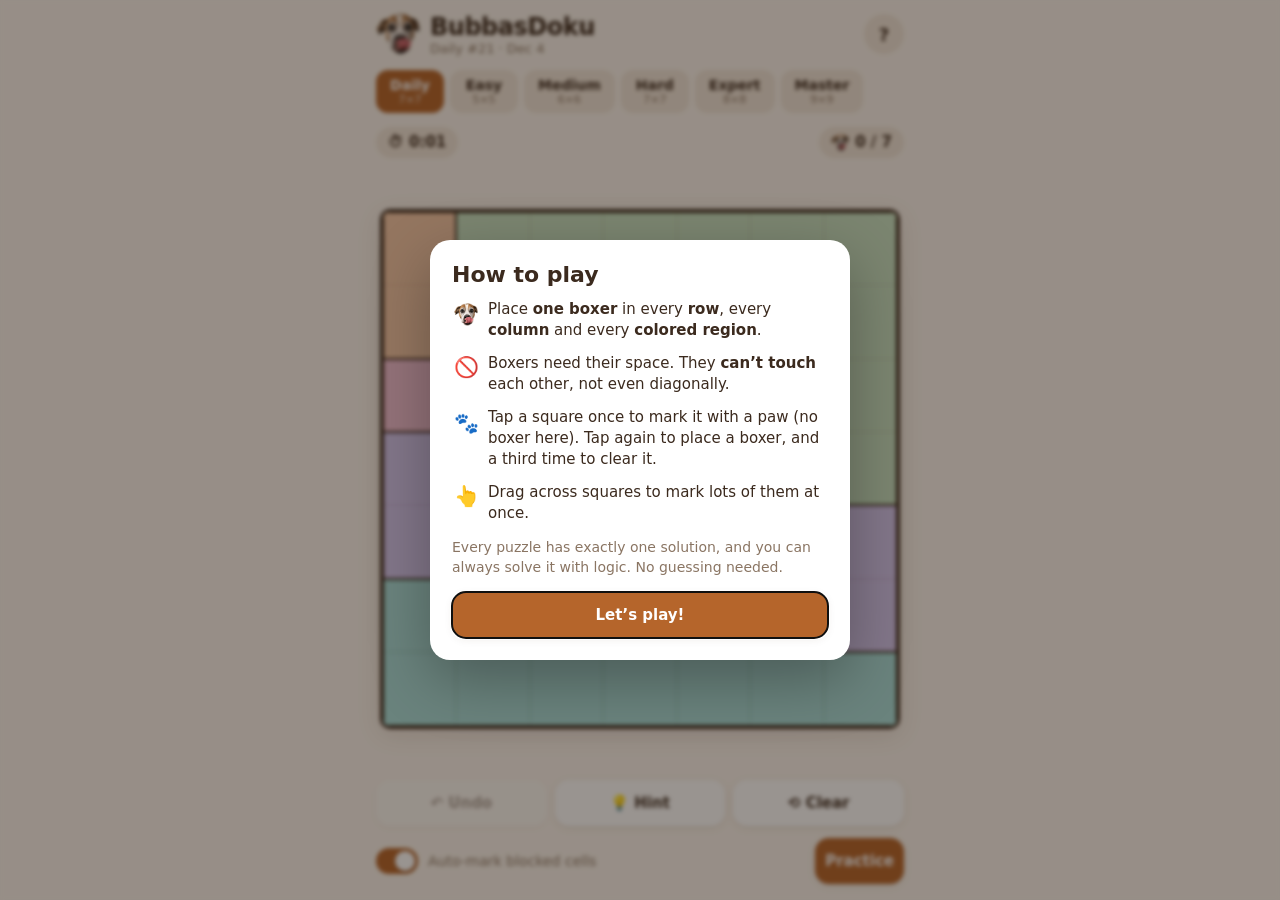
<file: index.html>
<!doctype html>
<html lang="en">
<head>
  <meta charset="utf-8">
  <meta name="viewport" content="width=device-width, initial-scale=1, viewport-fit=cover">
  <meta name="theme-color" content="#7a4a2a">
  <meta name="apple-mobile-web-app-capable" content="yes">
  <meta name="mobile-web-app-capable" content="yes">
  <meta name="apple-mobile-web-app-status-bar-style" content="black-translucent">
  <meta name="apple-mobile-web-app-title" content="BubbasDoku">
  <meta name="description" content="A daily logic puzzle: place one boxer in every row, column and region.">
  <title>BubbasDoku</title>
  <link rel="manifest" href="manifest.webmanifest">
  <link rel="icon" href="icons/favicon-64.png" type="image/png">
  <link rel="apple-touch-icon" href="icons/icon-180.png">
  <link rel="stylesheet" href="css/styles.css">
</head>
<body>
  <div class="app">
    <header class="top">
      <div class="brand">
        <span id="logo" class="logo"></span>
        <div>
          <h1 id="app-name">BubbasDoku</h1>
          <p id="subtitle" class="subtitle"></p>
        </div>
      </div>
      <button id="help-btn" class="icon-btn" type="button" aria-label="How to play">?</button>
    </header>

    <nav id="tabs" class="tabs" aria-label="Puzzle mode"></nav>

    <div class="status">
      <span class="chip"><span aria-hidden="true">⏱</span> <span id="timer">0:00</span></span>
      <span class="chip"><span data-piece="boxer"></span> <span id="count">0 / 0</span></span>
    </div>

    <main class="board-wrap">
      <div id="board" class="board" role="grid"></div>
    </main>

    <div class="controls">
      <button id="undo" class="btn" type="button"><span aria-hidden="true">↶</span> Undo</button>
      <button id="hint" class="btn" type="button"><span aria-hidden="true">💡</span> Hint</button>
      <button id="clear" class="btn" type="button"><span aria-hidden="true">⟲</span> Clear</button>
    </div>

    <div class="footer-row">
      <label class="toggle">
        <input id="automark" type="checkbox">
        <span class="track"><span class="thumb"></span></span>
        Auto-mark blocked cells
      </label>
      <button id="new" class="btn btn-primary" type="button">New puzzle</button>
    </div>
  </div>

  <dialog id="help" class="sheet">
    <h2>How to play</h2>
    <ul class="rules">
      <li><span data-piece="boxer"></span> <span>Place <b>one boxer</b> in every <b>row</b>, every <b>column</b> and every <b>colored region</b>.</span></li>
      <li><span aria-hidden="true">🚫</span> <span>Boxers need their space. They <b>can’t touch</b> each other, not even diagonally.</span></li>
      <li><span data-piece="mark"></span> <span>Tap a square once to mark it with a paw (no boxer here). Tap again to place a boxer, and a third time to clear it.</span></li>
      <li><span aria-hidden="true">👆</span> <span>Drag across squares to mark lots of them at once.</span></li>
    </ul>
    <p class="muted">Every puzzle has exactly one solution, and you can always solve it with logic. No guessing needed.</p>
    <button class="btn btn-primary wide" type="button" data-close>Let’s play!</button>
  </dialog>

  <dialog id="win" class="sheet win">
    <div id="win-logo" class="win-logo"></div>
    <h2 id="win-title">Best in show!</h2>
    <div id="win-stats" class="win-stats"></div>
    <div class="win-actions">
      <button id="win-share" class="btn" type="button">Share</button>
      <button id="win-next" class="btn btn-primary" type="button">Next puzzle</button>
    </div>
    <button class="link-btn" type="button" data-close>View board</button>
  </dialog>

  <div id="confetti" class="confetti-layer" aria-hidden="true"></div>
  <div id="toast" class="toast" role="status" aria-live="polite"></div>

  <script src="js/theme.js"></script>
  <script src="js/generator.js"></script>
  <script src="js/game.js"></script>
</body>
</html>
</file>
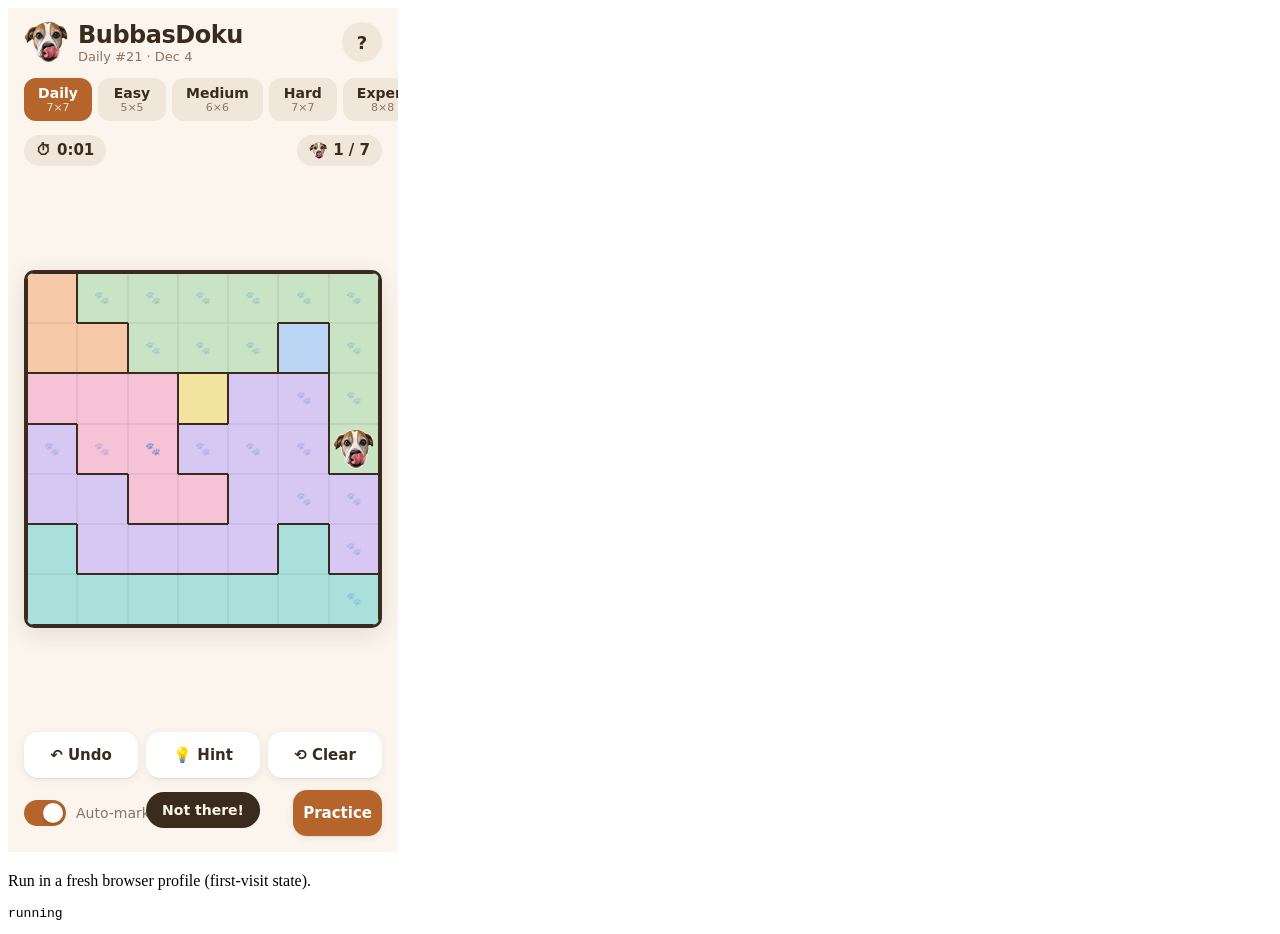
<file: tests/smoke.html>
<!doctype html>
<meta charset="utf-8">
<title>BubbasDoku smoke test</title>
<iframe id="f" src="../index.html" style="width:390px;height:844px;border:0"></iframe>
<p>Run in a fresh browser profile (first-visit state).</p>
<pre id="out">running</pre>
<script>
const out = [];
const ok = (cond, msg) => out.push((cond ? 'PASS ' : 'FAIL ') + msg);
const wait = (ms) => new Promise((r) => setTimeout(r, ms));
document.getElementById('f').onload = async () => {
  try {
    const W = document.getElementById('f').contentWindow, D = W.document;
    await wait(200);
    ok(D.querySelector('#help').open, 'help dialog shown on first visit');
    D.querySelector('#help [data-close]').click();
    const cells = () => [...D.querySelectorAll('.cell')];
    const st = (i) => cells()[i].dataset.state;
    const ptr = (type, el, id = 1) => {
      const r = el.getBoundingClientRect();
      D.querySelector('#board').dispatchEvent(new W.PointerEvent(type, { bubbles: true, pointerId: id, clientX: r.left + r.width / 2, clientY: r.top + r.height / 2 }));
    };
    const tap = (i) => { ptr('pointerdown', cells()[i]); ptr('pointerup', cells()[i]); };
    const n = Math.sqrt(cells().length);
    ok(n === 7, 'daily board is 7x7 (got ' + n + ')');
    tap(0); ok(st(0) === '1', 'tap -> mark');
    tap(0); ok(st(0) === '2', 'tap -> boxer');
    tap(1); tap(1);
    ok(cells()[0].classList.contains('wrong') || cells()[1].classList.contains('wrong'), 'adjacent boxers: at least one flagged wrong');
    D.querySelector('#undo').click(); ok(st(1) === '1', 'undo');
    D.querySelector('#clear').click(); ok(cells().every((c) => c.dataset.state === '0'), 'clear');
    // wrong placement feedback: hint places a correct boxer; another cell in its row must be wrong
    D.querySelector('#hint').click();
    const good = cells().findIndex((c) => c.dataset.state === '2');
    ok(good >= 0 && !cells()[good].classList.contains('wrong'), 'correct boxer not flagged');
    ok(D.querySelectorAll('.cell.auto').length > 0, 'auto-marks shown around correct boxer');
    D.querySelector('#automark').click();
    ok(D.querySelectorAll('.cell.auto').length === 0, 'auto-marks toggle off');
    D.querySelector('#automark').click();
    const bad = Math.floor(good / n) * n + ((good % n) + 3) % n;
    tap(bad); tap(bad);
    ok(cells()[bad].classList.contains('wrong'), 'wrong boxer flagged');
    ok(cells()[bad].classList.contains('oops'), 'wrong boxer shakes');
    ok(D.querySelector('#toast').textContent === 'Not there!' && D.querySelector('#toast').classList.contains('show'), 'wrong boxer toast');
    await wait(900);
    ok(st(bad) === '1' && !cells()[bad].classList.contains('wrong'), 'wrong boxer fades into a mark');
    D.querySelector('#undo').click();
    ok(st(bad) === '1', 'undo goes back to before the wrong tap (mark)');
    D.querySelector('#undo').click();
    ok(st(bad)[0] === '0', 'undo again -> empty');
    // tapping the wrong boxer again mid-animation just settles it into a mark
    tap(bad); tap(bad); tap(bad);
    ok(st(bad) === '1', 'tap during animation settles to mark (no re-cycle)');
    // switching away mid-animation doesn't leave a wrong boxer saved
    D.querySelector('#clear').click();
    // drag paint
    ptr('pointerdown', cells()[n]); ptr('pointermove', cells()[n + 1]); ptr('pointermove', cells()[n + 2]); ptr('pointerup', cells()[n + 2]);
    ok(st(n) === '1' && st(n + 1) === '1' && st(n + 2) === '1', 'drag paints marks');
    D.querySelector('#clear').click();
    for (let k = 0; k < n; k++) D.querySelector('#hint').click();
    await wait(1500);
    ok(D.querySelector('#board').classList.contains('done'), 'board solved via hints');
    ok(D.querySelector('#win').open, 'win dialog opens');
    ok(/Streak/.test(D.querySelector('#win-stats').textContent), 'streak stat shown: ' + D.querySelector('#win-stats').textContent);
    const saved = JSON.parse(W.localStorage.getItem('boxerdoku:v1'));
    ok(saved.daily.streak === 1, 'streak saved');
    D.querySelector('#win-next').click(); await wait(100);
    ok(cells().length === 25, 'practice easy 5x5 loaded');
    // mode switch
    D.querySelector('.tab[data-mode="master"]').click(); await wait(100);
    ok(cells().length === 81, 'master 9x9 loaded');
    D.querySelector('.tab[data-mode="daily"]').click(); await wait(100);
    ok(D.querySelector('#board').classList.contains('done'), 'daily stays solved after switching back');
  } catch (e) { out.push('ERROR ' + e.stack); }
  document.getElementById('out').textContent = out.join('\n') + '\nDONE';
};
</script>
</file>
<file: css/styles.css>
:root {
  --bg: #fbf5ee;
  --surface: #ffffff;
  --text: #3b2a1e;
  --muted: #8a7563;
  --accent: #b5652b;      /* fawn boxer brown */
  --accent-ink: #ffffff;
  --line: #3b2a1e;        /* region borders */
  --grid: rgba(59, 42, 30, 0.14);
  --danger: #d9363e;
  --chip: #f1e6da;
  --shadow: 0 6px 24px rgba(80, 45, 20, 0.12);
  --radius: 14px;
  --board: min(calc(100vw - 32px), 520px, calc(100vh - 330px));
  --board: min(calc(100vw - 32px), 520px, calc(100dvh - 330px));
  color-scheme: light;
}

@media (prefers-color-scheme: dark) {
  :root:not([data-theme="light"]) {
    --bg: #1d1712;
    --surface: #2a221b;
    --text: #f3e8dc;
    --muted: #b39f8c;
    --accent: #e08a4a;
    --accent-ink: #1d1712;
    --line: #1d1712;
    --grid: rgba(29, 23, 18, 0.18);
    --chip: #342a21;
    --shadow: 0 6px 24px rgba(0, 0, 0, 0.4);
    color-scheme: dark;
  }
}

* { box-sizing: border-box; }

html, body {
  margin: 0;
  background: var(--bg);
  color: var(--text);
  font-family: ui-rounded, "SF Pro Rounded", system-ui, -apple-system, "Segoe UI", Roboto, sans-serif;
  -webkit-tap-highlight-color: transparent;
  touch-action: manipulation;
  overscroll-behavior: none;
}

body { min-height: 100vh; min-height: 100dvh; }

.app {
  max-width: 560px;
  margin: 0 auto;
  padding: max(12px, env(safe-area-inset-top)) 16px max(16px, env(safe-area-inset-bottom));
  display: flex;
  flex-direction: column;
  gap: 12px;
  min-height: 100vh;
  min-height: 100dvh;
}

/* ---------- header ---------- */
.top { display: flex; align-items: center; justify-content: space-between; }
.brand { display: flex; align-items: center; gap: 10px; }
.logo { font-size: 34px; line-height: 1; display: grid; place-items: center; width: 44px; height: 44px; }
.logo img { width: 100%; height: 100%; object-fit: contain; }
h1 { margin: 0; font-size: 24px; letter-spacing: -0.02em; }
.subtitle { margin: 0; font-size: 13px; color: var(--muted); }

.icon-btn {
  width: 40px; height: 40px; border-radius: 50%;
  border: 0; background: var(--chip); color: var(--text);
  font: inherit; font-size: 18px; font-weight: 700; cursor: pointer;
}

/* ---------- tabs ---------- */
.tabs {
  display: flex; gap: 6px; overflow-x: auto; scrollbar-width: none;
  margin: 0 -16px; padding: 2px 16px;
  scroll-snap-type: x proximity;
}
.tabs::-webkit-scrollbar { display: none; }
.tab {
  flex: 0 0 auto; scroll-snap-align: center;
  display: flex; flex-direction: column; align-items: center;
  padding: 7px 14px; border-radius: 12px; border: 0;
  background: var(--chip); color: var(--text); font: inherit; cursor: pointer;
  min-width: 68px;
}
.tab span { font-size: 14px; font-weight: 700; }
.tab small { font-size: 11px; color: var(--muted); }
.tab.active { background: var(--accent); color: var(--accent-ink); }
.tab.active small { color: inherit; opacity: 0.8; }

/* ---------- status ---------- */
.status { display: flex; justify-content: space-between; }
.chip {
  display: inline-flex; align-items: center; gap: 6px;
  background: var(--chip); border-radius: 999px; padding: 6px 12px;
  font-weight: 700; font-variant-numeric: tabular-nums; font-size: 15px;
}
.inline-piece { display: inline-block; width: 1.2em; height: 1.2em; line-height: 1.2em; text-align: center; vertical-align: middle; }
img.inline-piece { object-fit: contain; }

/* ---------- board ---------- */
.board-wrap { flex: 1; display: flex; align-items: center; justify-content: center; }
.board {
  --n: 7;
  width: var(--board);
  height: var(--board);
  display: grid;
  grid-template-columns: repeat(var(--n), 1fr);
  grid-template-rows: repeat(var(--n), 1fr);
  border: 3px solid var(--line);
  border-radius: 10px;
  overflow: hidden;
  box-shadow: var(--shadow);
  touch-action: none;
  user-select: none;
  -webkit-user-select: none;
}

.cell {
  position: relative;
  appearance: none;
  border: 0;
  margin: 0;
  padding: 0;
  background: var(--region);
  box-shadow: inset 0 0 0 0.5px var(--grid);
  display: grid;
  place-items: center;
  cursor: pointer;
  font-size: calc(var(--board) / var(--n) * 0.58);
  line-height: 1;
  color: #3b2a1e;
  min-width: 0;
  min-height: 0;
}
.cell:focus-visible { outline: 3px solid var(--accent); outline-offset: -3px; z-index: 2; }

/* thick borders where regions meet */
.cell::after {
  content: ""; position: absolute; inset: 0; pointer-events: none;
  border: 0 solid var(--line);
}
.cell.bt::after { border-top-width: 1.5px; }
.cell.bb::after { border-bottom-width: 1.5px; }
.cell.bl::after { border-left-width: 1.5px; }
.cell.br::after { border-right-width: 1.5px; }

.piece, .mark { pointer-events: none; display: grid; place-items: center; }
.piece.is-image { width: 82%; height: 82%; object-fit: contain; }
.mark { font-size: 0.42em; opacity: 0.55; }
.mark.is-image { width: 36%; height: 36%; object-fit: contain; }
.cell.auto .mark { opacity: 0.22; }


.cell.pop .piece, .cell.pop .mark { animation: pop 0.22s ease-out; }

/* boxer placed where it can't go: shake, flash red, then fade into a paw mark */
.cell.wrong .piece { animation: oops 0.45s ease-in-out, oops-out 0.3s ease-in 0.45s forwards; }
.cell.oops { animation: oops-flash 0.75s ease-out; }
.cell.fadein .mark { animation: mark-in 0.3s ease-out; }
@keyframes oops { 0%,100% { transform: translateX(0) rotate(0); } 20% { transform: translateX(-12%) rotate(-8deg); } 40% { transform: translateX(10%) rotate(6deg); } 60% { transform: translateX(-7%) rotate(-4deg); } 80% { transform: translateX(4%) rotate(2deg); } }
@keyframes oops-out { to { opacity: 0; transform: scale(0.5); } }
@keyframes oops-flash { 0%, 50% { box-shadow: inset 0 0 0 4px var(--danger); background-color: #f7b2b5; } 100% { box-shadow: inset 0 0 0 0.5px var(--grid); } }
@keyframes mark-in { from { opacity: 0; transform: scale(0.4); } }

.cell.flash { animation: flash 1.2s ease-out; }

.board.done .cell { cursor: default; }
.board.done .cell .piece { animation: bounce 0.6s ease-in-out calc(var(--d, 0) * 1ms); }

@keyframes pop { from { transform: scale(0.4); } 70% { transform: scale(1.15); } to { transform: scale(1); } }
@keyframes flash { 0%, 40% { box-shadow: inset 0 0 0 4px var(--accent); } 100% { box-shadow: inset 0 0 0 0.5px var(--grid); } }
@keyframes bounce { 0%,100% { transform: translateY(0); } 40% { transform: translateY(-18%) scale(1.1); } }

/* ---------- controls ---------- */
.controls { display: grid; grid-template-columns: repeat(3, 1fr); gap: 8px; }
.btn {
  appearance: none; border: 0; border-radius: var(--radius);
  background: var(--surface); color: var(--text);
  font: inherit; font-weight: 700; font-size: 15px;
  padding: 12px 10px; min-height: 46px; cursor: pointer;
  box-shadow: 0 1px 0 rgba(0,0,0,0.06), 0 2px 8px rgba(80,45,20,0.08);
  transition: transform 0.08s;
}
.btn:active { transform: scale(0.97); }
.btn:disabled { opacity: 0.4; cursor: default; transform: none; }
.btn-primary { background: var(--accent); color: var(--accent-ink); }
.btn.wide { width: 100%; }

.footer-row { display: flex; align-items: center; justify-content: space-between; gap: 12px; }

.toggle { display: inline-flex; align-items: center; gap: 10px; font-size: 14px; color: var(--muted); cursor: pointer; }
.toggle input { position: absolute; opacity: 0; pointer-events: none; }
.toggle .track { width: 42px; height: 26px; border-radius: 999px; background: var(--chip); position: relative; transition: background 0.2s; flex: 0 0 auto; }
.toggle .thumb { position: absolute; top: 3px; left: 3px; width: 20px; height: 20px; border-radius: 50%; background: var(--surface); box-shadow: 0 1px 3px rgba(0,0,0,0.25); transition: transform 0.2s; }
.toggle input:checked + .track { background: var(--accent); }
.toggle input:checked + .track .thumb { transform: translateX(16px); }
.toggle input:focus-visible + .track { outline: 2px solid var(--accent); outline-offset: 2px; }

/* ---------- dialogs ---------- */
dialog.sheet {
  border: 0; border-radius: 20px; padding: 22px;
  width: min(420px, calc(100vw - 32px));
  background: var(--surface); color: var(--text);
  box-shadow: 0 20px 60px rgba(0,0,0,0.3);
}
dialog::backdrop { background: rgba(30, 18, 10, 0.45); backdrop-filter: blur(2px); }
dialog h2 { margin: 0 0 12px; font-size: 22px; }
.rules { list-style: none; padding: 0; margin: 0 0 12px; display: grid; gap: 12px; }
.rules li { display: grid; grid-template-columns: 28px 1fr; gap: 8px; align-items: start; line-height: 1.4; font-size: 15px; }
.rules li > :first-child { font-size: 20px; text-align: center; }
.muted { color: var(--muted); font-size: 14px; line-height: 1.4; }

.win { text-align: center; }
.win-logo { font-size: 64px; line-height: 1; height: 72px; display: grid; place-items: center; animation: bounce 1s ease-in-out infinite; }
.win-logo img { height: 72px; width: 72px; object-fit: contain; }
.win-stats { display: grid; grid-template-columns: repeat(4, 1fr); gap: 6px; margin: 8px 0 18px; }
.win-stats div { background: var(--chip); border-radius: 12px; padding: 10px 4px; display: flex; flex-direction: column; gap: 2px; }
.win-stats b { font-size: 18px; font-variant-numeric: tabular-nums; }
.win-stats span { font-size: 11px; color: var(--muted); text-transform: uppercase; letter-spacing: 0.04em; }
.win-actions { display: grid; grid-template-columns: 1fr 1fr; gap: 8px; }
.link-btn { margin-top: 12px; background: none; border: 0; color: var(--muted); font: inherit; font-size: 14px; text-decoration: underline; cursor: pointer; }

/* ---------- confetti & toast ---------- */
.confetti-layer { position: fixed; inset: 0; pointer-events: none; overflow: hidden; z-index: 50; }
.confetti {
  position: absolute; top: -10vh; font-size: 30px; width: 36px; height: 36px;
  animation: fall 2.5s linear forwards;
}
img.confetti { object-fit: contain; }
@keyframes fall { to { transform: translateY(120vh) rotate(var(--spin, 360deg)); } }

.toast {
  position: fixed; left: 50%; bottom: max(24px, env(safe-area-inset-bottom));
  transform: translate(-50%, 20px); opacity: 0;
  background: var(--text); color: var(--bg);
  padding: 10px 16px; border-radius: 999px; font-size: 14px; font-weight: 600;
  transition: opacity 0.2s, transform 0.2s; pointer-events: none; z-index: 60;
  white-space: nowrap;
}
.toast.show { opacity: 1; transform: translate(-50%, 0); }

@media (prefers-reduced-motion: reduce) {
  *, *::before, *::after { animation: none !important; transition: none !important; }
}

/* Short landscape phones: let the board use more of the height. */
@media (max-height: 560px) {
  :root { --board: min(calc(100vw - 32px), 520px, calc(100dvh - 120px)); }
  .tabs, .subtitle { display: none; }
}
</file>
